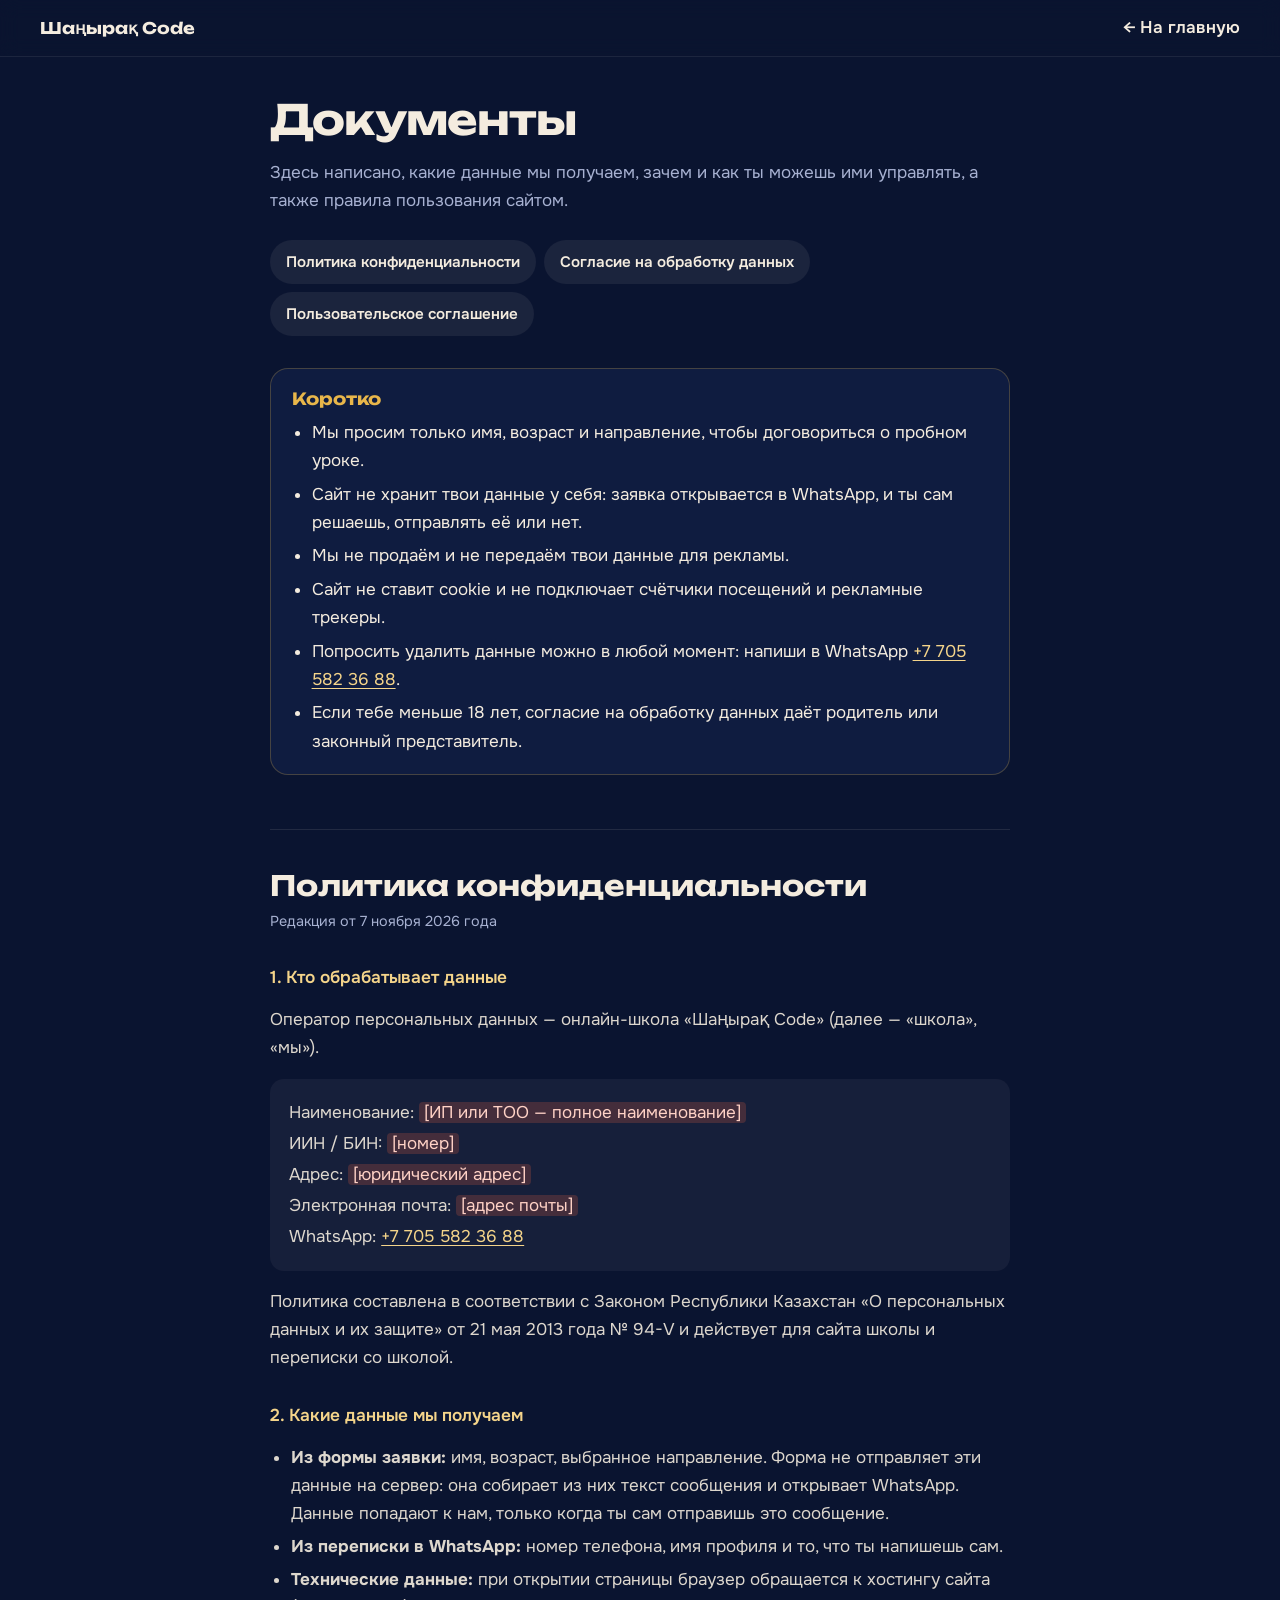
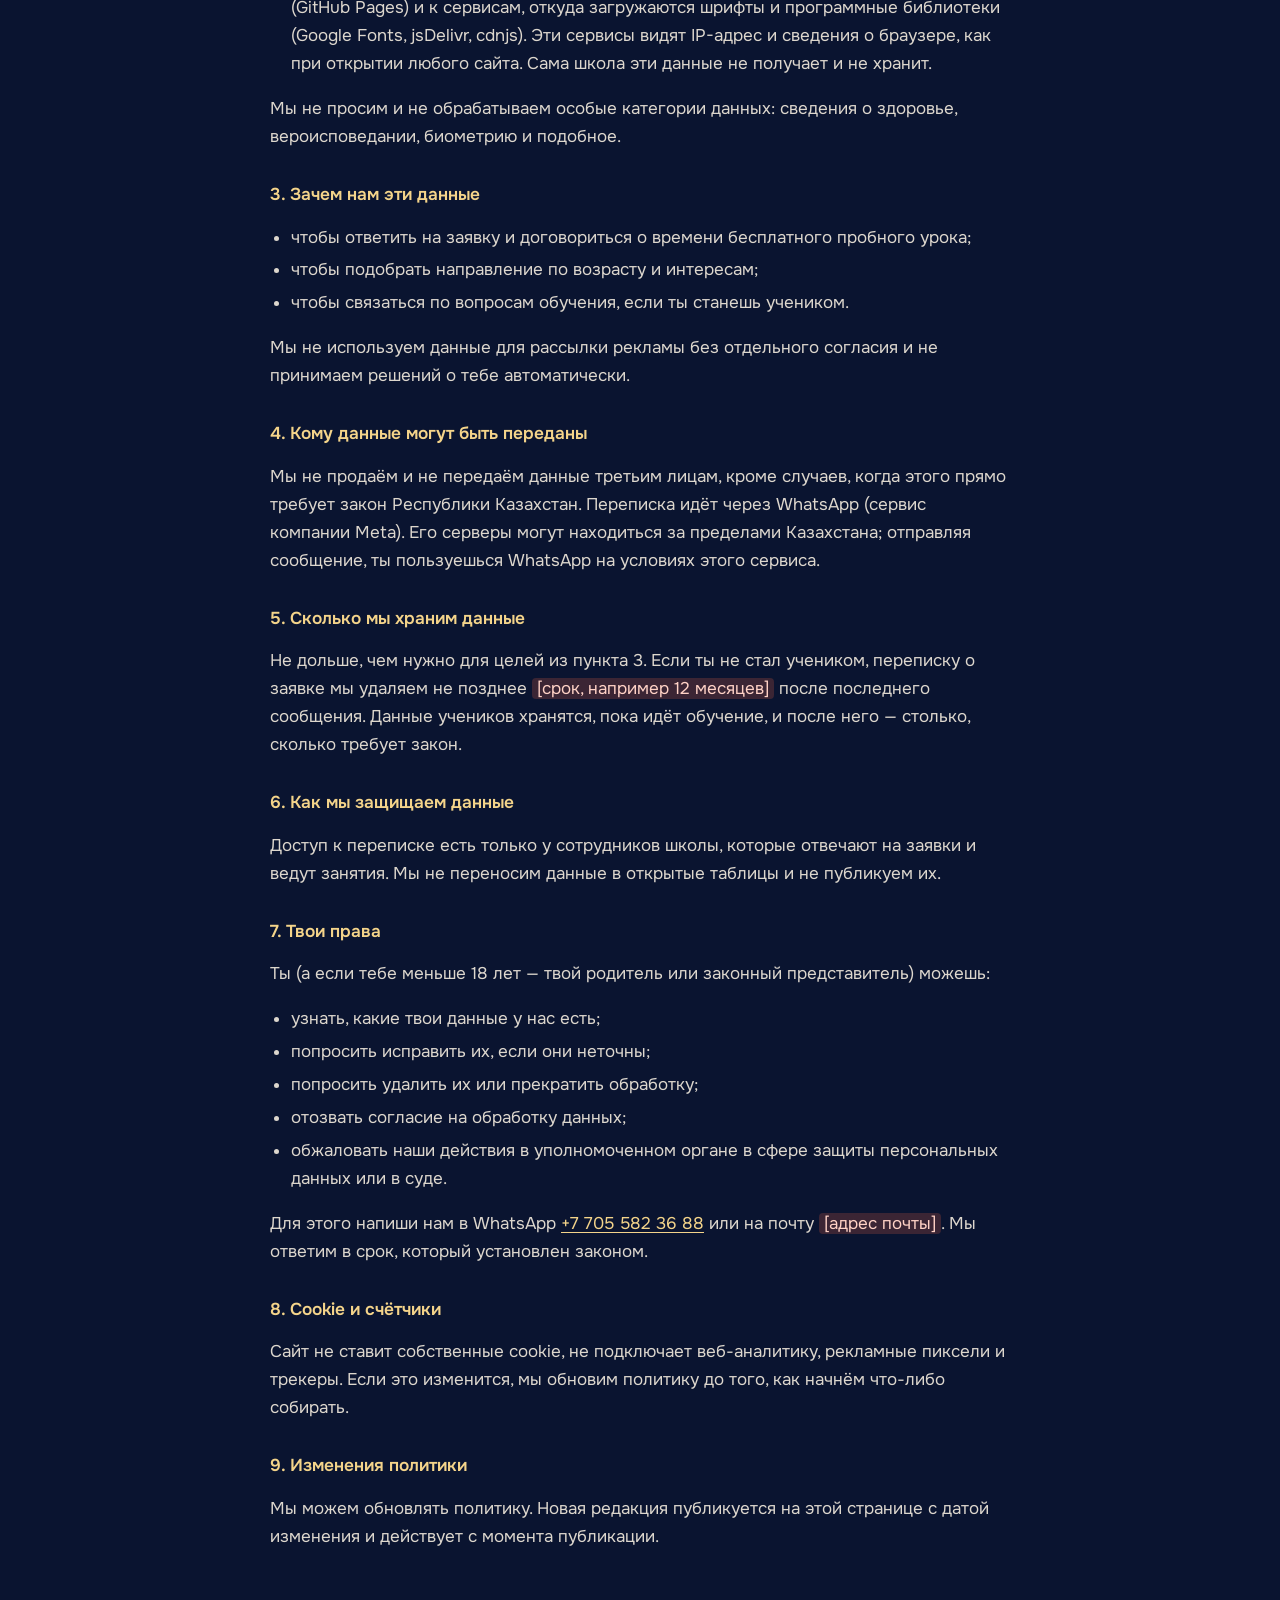
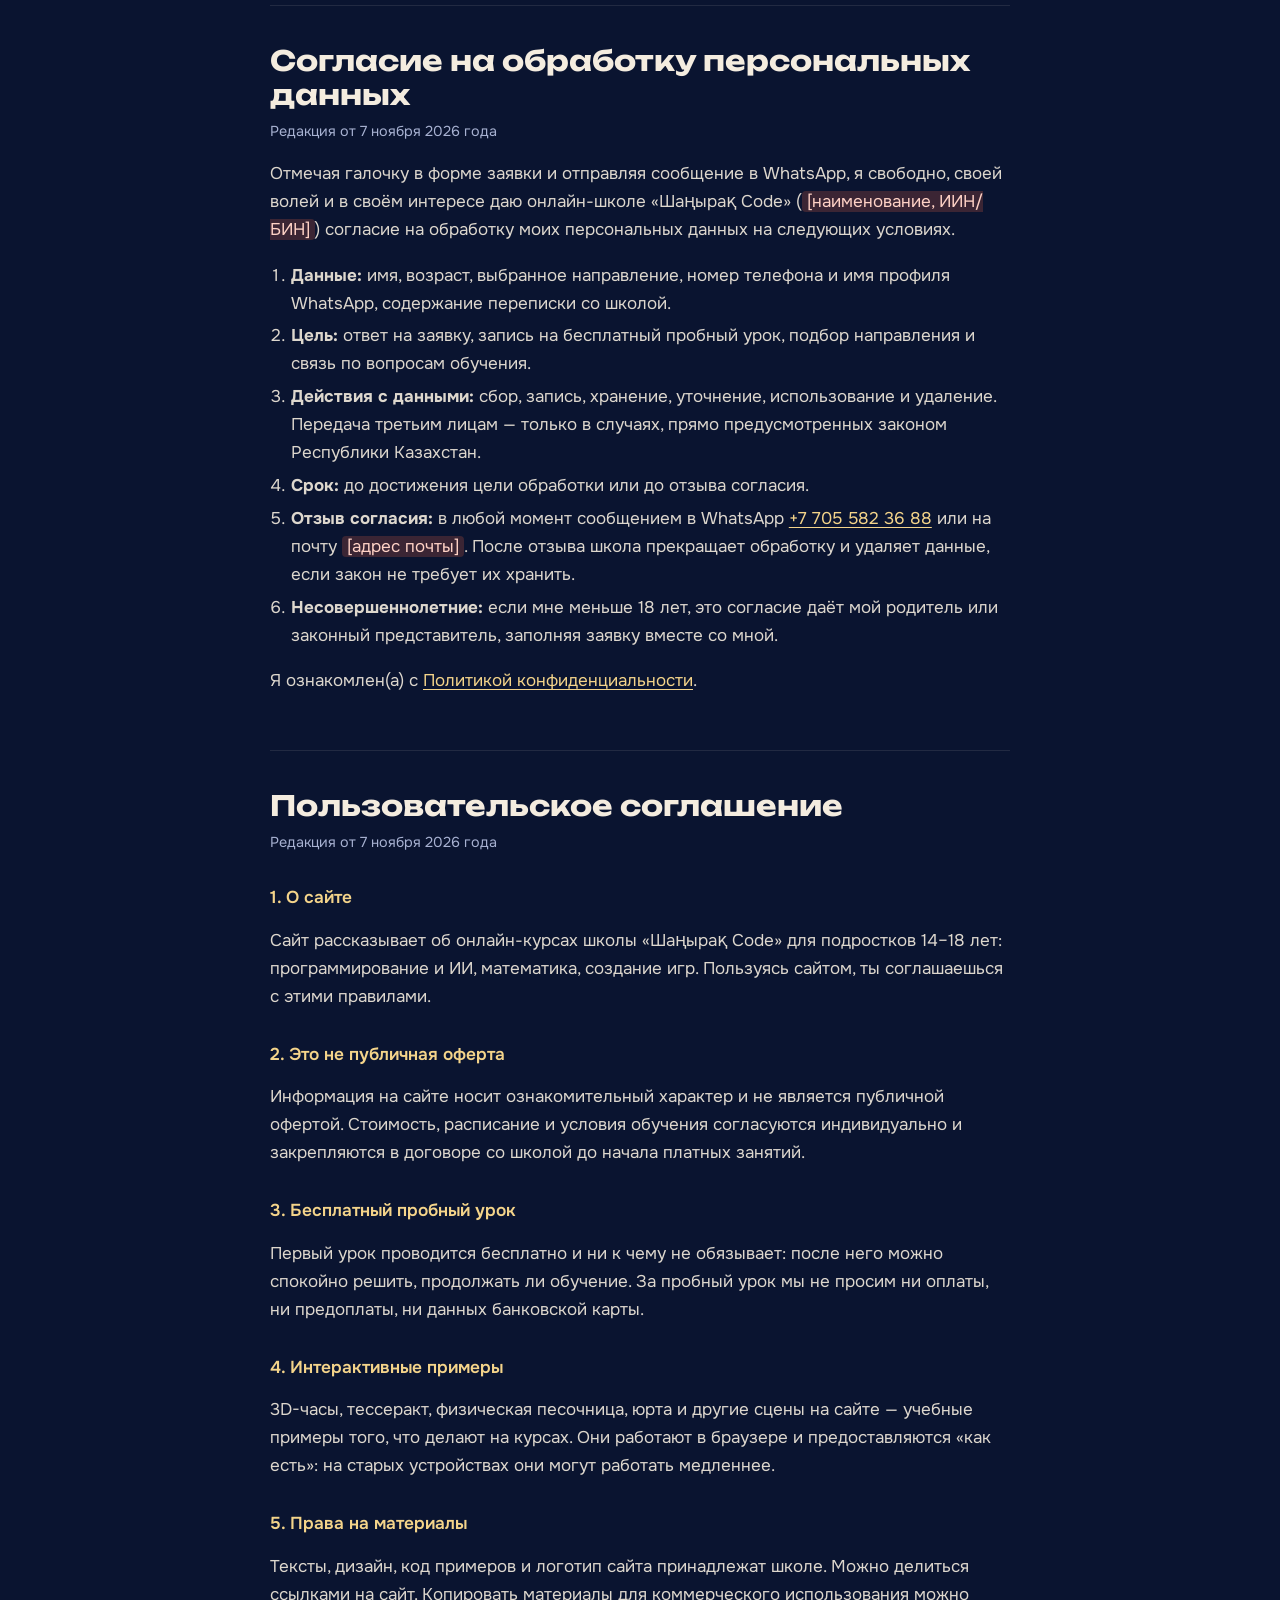
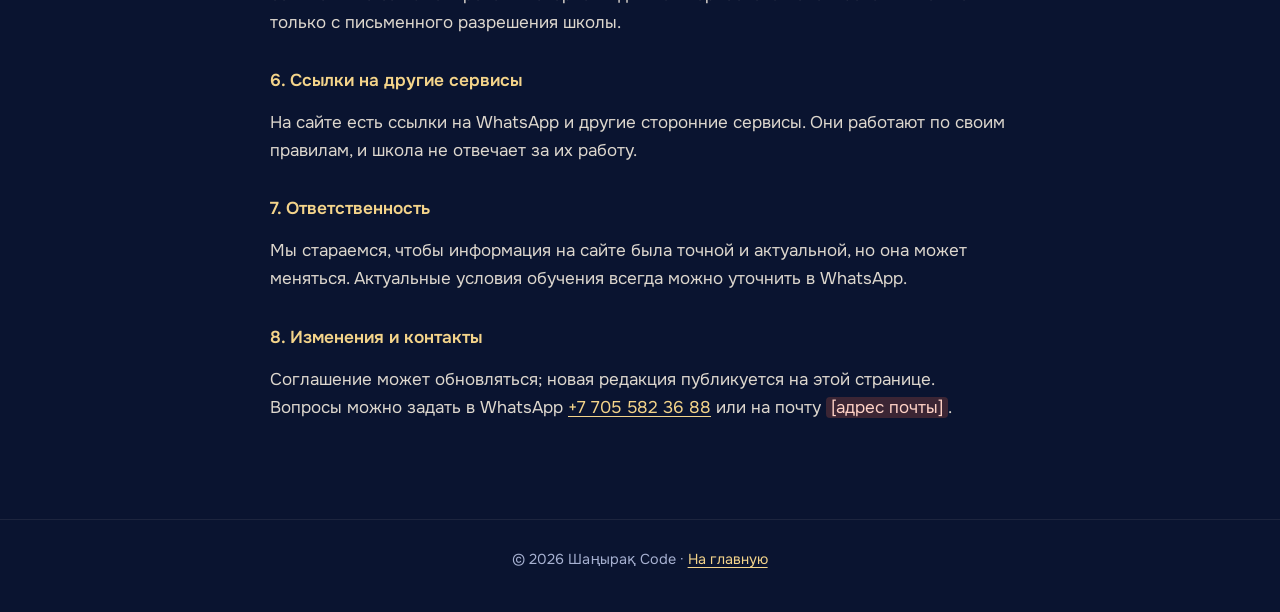
<file: legal.html>
<!doctype html>
<html lang="ru">
<head>
<meta charset="utf-8">
<meta name="viewport" content="width=device-width, initial-scale=1, viewport-fit=cover">
<title>Документы · Шаңырақ Code</title>
<meta name="description" content="Политика конфиденциальности, согласие на обработку персональных данных и пользовательское соглашение сайта Шаңырақ Code.">
<meta name="theme-color" content="#0a1430">
<link rel="preconnect" href="https://fonts.googleapis.com">
<link rel="preconnect" href="https://fonts.gstatic.com" crossorigin>
<link rel="stylesheet" href="https://fonts.googleapis.com/css2?family=Unbounded:wght@600;700&family=Onest:wght@400;500;600&display=swap">
<style>
  :root { color-scheme: dark; --night: #0a1430; --night-2: #0f1c40; --gold: #e8b64a; --gold-soft: #f4d48a; --sky: #3cc6dc; --milk: #f4ecdf; --muted: #a7b1d1; }
  * { box-sizing: border-box; }
  html { scroll-behavior: smooth; scroll-padding-top: 90px; }
  @media (prefers-reduced-motion: reduce) { html { scroll-behavior: auto; } }
  body { margin: 0; background: var(--night); color: var(--milk); font: 400 17px/1.65 "Onest", system-ui, sans-serif; -webkit-font-smoothing: antialiased; }
  a { color: var(--gold-soft); text-underline-offset: 3px; }
  .bar { position: sticky; top: 0; z-index: 5; display: flex; align-items: center; justify-content: space-between; gap: 1rem; padding: 14px clamp(16px, 4vw, 40px); background: rgb(10 20 48 / .9); -webkit-backdrop-filter: blur(10px); backdrop-filter: blur(10px); border-bottom: 1px solid rgb(244 236 223 / .08); }
  .bar b { font: 700 1rem/1 "Unbounded", sans-serif; }
  .bar a { color: var(--milk); font-weight: 600; text-decoration: none; }
  .bar a:hover { color: var(--gold); }
  main { max-width: 820px; margin: 0 auto; padding: 40px clamp(16px, 4vw, 40px) 80px; }
  h1 { margin: 0; font: 700 clamp(1.8rem, 4vw, 2.6rem)/1.1 "Unbounded", sans-serif; letter-spacing: -.02em; }
  .lead { margin: 1rem 0 0; color: var(--muted); }
  .toc { display: flex; flex-wrap: wrap; gap: .5rem; margin: 1.6rem 0 0; padding: 0; list-style: none; }
  .toc a { display: inline-flex; min-height: 44px; align-items: center; padding: 0 1rem; border-radius: 999px; background: rgb(244 236 223 / .07); color: var(--milk); text-decoration: none; font-weight: 600; font-size: .95rem; }
  .toc a:hover { background: rgb(232 182 74 / .18); }
  .short { margin: 2rem 0 0; padding: 1.2rem 1.4rem; border-radius: 18px; background: var(--night-2); box-shadow: inset 0 0 0 1px rgb(232 182 74 / .25); }
  .short h2 { margin: 0 0 .6rem; font: 700 1.05rem/1.3 "Unbounded", sans-serif; color: var(--gold); }
  .short ul { margin: 0; padding-left: 1.2rem; }
  .short li + li { margin-top: .35rem; }
  section.doc { margin-top: 3.4rem; padding-top: 2.4rem; border-top: 1px solid rgb(244 236 223 / .1); }
  section.doc h2 { margin: 0; font: 700 clamp(1.35rem, 2.6vw, 1.75rem)/1.2 "Unbounded", sans-serif; }
  section.doc .date { margin: .5rem 0 0; color: var(--muted); font-size: .9rem; }
  section.doc h3 { margin: 2rem 0 .4rem; font: 600 1.08rem/1.35 "Onest", sans-serif; color: var(--gold-soft); }
  section.doc p, section.doc li { color: rgb(244 236 223 / .9); }
  section.doc ul, section.doc ol { padding-left: 1.3rem; }
  section.doc li + li { margin-top: .3rem; }
  mark.fill { padding: 0 .3em; border-radius: 4px; background: rgb(230 95 67 / .22); color: #ffd2c6; }
  .req { margin: 1rem 0 0; padding: 1rem 1.2rem; border-radius: 14px; background: rgb(244 236 223 / .05); }
  .req p { margin: .2rem 0; }
  footer { padding: 28px clamp(16px, 4vw, 40px) 40px; border-top: 1px solid rgb(244 236 223 / .08); color: var(--muted); font-size: .9rem; text-align: center; }
  :focus-visible { outline: 3px solid var(--gold); outline-offset: 3px; border-radius: 4px; }
</style>
</head>
<body>
<header class="bar">
  <b>Шаңырақ Code</b>
  <a href="index.html">← На главную</a>
</header>

<main>
  <h1>Документы</h1>
  <p class="lead">Здесь написано, какие данные мы получаем, зачем и как ты можешь ими управлять, а также правила пользования сайтом.</p>
  <ul class="toc">
    <li><a href="#privacy">Политика конфиденциальности</a></li>
    <li><a href="#consent">Согласие на обработку данных</a></li>
    <li><a href="#terms">Пользовательское соглашение</a></li>
  </ul>

  <aside class="short" aria-labelledby="short-title">
    <h2 id="short-title">Коротко</h2>
    <ul>
      <li>Мы просим только имя, возраст и направление, чтобы договориться о пробном уроке.</li>
      <li>Сайт не хранит твои данные у себя: заявка открывается в WhatsApp, и ты сам решаешь, отправлять её или нет.</li>
      <li>Мы не продаём и не передаём твои данные для рекламы.</li>
      <li>Сайт не ставит cookie и не подключает счётчики посещений и рекламные трекеры.</li>
      <li>Попросить удалить данные можно в любой момент: напиши в WhatsApp <a href="https://wa.me/77055823688">+7 705 582 36 88</a>.</li>
      <li>Если тебе меньше 18 лет, согласие на обработку данных даёт родитель или законный представитель.</li>
    </ul>
  </aside>

  <!-- ===================== Политика конфиденциальности ===================== -->
  <section class="doc" id="privacy" aria-labelledby="privacy-title">
    <h2 id="privacy-title">Политика конфиденциальности</h2>
    <p class="date">Редакция от 7 ноября 2026 года</p>

    <h3>1. Кто обрабатывает данные</h3>
    <p>Оператор персональных данных — онлайн-школа «Шаңырақ Code» (далее — «школа», «мы»).</p>
    <div class="req">
      <p>Наименование: <mark class="fill">[ИП или ТОО — полное наименование]</mark></p>
      <p>ИИН / БИН: <mark class="fill">[номер]</mark></p>
      <p>Адрес: <mark class="fill">[юридический адрес]</mark></p>
      <p>Электронная почта: <mark class="fill">[адрес почты]</mark></p>
      <p>WhatsApp: <a href="https://wa.me/77055823688">+7 705 582 36 88</a></p>
    </div>
    <p>Политика составлена в соответствии с Законом Республики Казахстан «О персональных данных и их защите» от 21 мая 2013 года № 94-V и действует для сайта школы и переписки со школой.</p>

    <h3>2. Какие данные мы получаем</h3>
    <ul>
      <li><b>Из формы заявки:</b> имя, возраст, выбранное направление. Форма не отправляет эти данные на сервер: она собирает из них текст сообщения и открывает WhatsApp. Данные попадают к нам, только когда ты сам отправишь это сообщение.</li>
      <li><b>Из переписки в WhatsApp:</b> номер телефона, имя профиля и то, что ты напишешь сам.</li>
      <li><b>Технические данные:</b> при открытии страницы браузер обращается к хостингу сайта (GitHub Pages) и к сервисам, откуда загружаются шрифты и программные библиотеки (Google Fonts, jsDelivr, cdnjs). Эти сервисы видят IP-адрес и сведения о браузере, как при открытии любого сайта. Сама школа эти данные не получает и не хранит.</li>
    </ul>
    <p>Мы не просим и не обрабатываем особые категории данных: сведения о здоровье, вероисповедании, биометрию и подобное.</p>

    <h3>3. Зачем нам эти данные</h3>
    <ul>
      <li>чтобы ответить на заявку и договориться о времени бесплатного пробного урока;</li>
      <li>чтобы подобрать направление по возрасту и интересам;</li>
      <li>чтобы связаться по вопросам обучения, если ты станешь учеником.</li>
    </ul>
    <p>Мы не используем данные для рассылки рекламы без отдельного согласия и не принимаем решений о тебе автоматически.</p>

    <h3>4. Кому данные могут быть переданы</h3>
    <p>Мы не продаём и не передаём данные третьим лицам, кроме случаев, когда этого прямо требует закон Республики Казахстан. Переписка идёт через WhatsApp (сервис компании Meta). Его серверы могут находиться за пределами Казахстана; отправляя сообщение, ты пользуешься WhatsApp на условиях этого сервиса.</p>

    <h3>5. Сколько мы храним данные</h3>
    <p>Не дольше, чем нужно для целей из пункта 3. Если ты не стал учеником, переписку о заявке мы удаляем не позднее <mark class="fill">[срок, например 12 месяцев]</mark> после последнего сообщения. Данные учеников хранятся, пока идёт обучение, и после него — столько, сколько требует закон.</p>

    <h3>6. Как мы защищаем данные</h3>
    <p>Доступ к переписке есть только у сотрудников школы, которые отвечают на заявки и ведут занятия. Мы не переносим данные в открытые таблицы и не публикуем их.</p>

    <h3>7. Твои права</h3>
    <p>Ты (а если тебе меньше 18 лет — твой родитель или законный представитель) можешь:</p>
    <ul>
      <li>узнать, какие твои данные у нас есть;</li>
      <li>попросить исправить их, если они неточны;</li>
      <li>попросить удалить их или прекратить обработку;</li>
      <li>отозвать согласие на обработку данных;</li>
      <li>обжаловать наши действия в уполномоченном органе в сфере защиты персональных данных или в суде.</li>
    </ul>
    <p>Для этого напиши нам в WhatsApp <a href="https://wa.me/77055823688">+7 705 582 36 88</a> или на почту <mark class="fill">[адрес почты]</mark>. Мы ответим в срок, который установлен законом.</p>

    <h3>8. Cookie и счётчики</h3>
    <p>Сайт не ставит собственные cookie, не подключает веб-аналитику, рекламные пиксели и трекеры. Если это изменится, мы обновим политику до того, как начнём что-либо собирать.</p>

    <h3>9. Изменения политики</h3>
    <p>Мы можем обновлять политику. Новая редакция публикуется на этой странице с датой изменения и действует с момента публикации.</p>
  </section>

  <!-- ===================== Согласие ===================== -->
  <section class="doc" id="consent" aria-labelledby="consent-title">
    <h2 id="consent-title">Согласие на обработку персональных данных</h2>
    <p class="date">Редакция от 7 ноября 2026 года</p>
    <p>Отмечая галочку в форме заявки и отправляя сообщение в WhatsApp, я свободно, своей волей и в своём интересе даю онлайн-школе «Шаңырақ Code» (<mark class="fill">[наименование, ИИН/БИН]</mark>) согласие на обработку моих персональных данных на следующих условиях.</p>
    <ol>
      <li><b>Данные:</b> имя, возраст, выбранное направление, номер телефона и имя профиля WhatsApp, содержание переписки со школой.</li>
      <li><b>Цель:</b> ответ на заявку, запись на бесплатный пробный урок, подбор направления и связь по вопросам обучения.</li>
      <li><b>Действия с данными:</b> сбор, запись, хранение, уточнение, использование и удаление. Передача третьим лицам — только в случаях, прямо предусмотренных законом Республики Казахстан.</li>
      <li><b>Срок:</b> до достижения цели обработки или до отзыва согласия.</li>
      <li><b>Отзыв согласия:</b> в любой момент сообщением в WhatsApp <a href="https://wa.me/77055823688">+7 705 582 36 88</a> или на почту <mark class="fill">[адрес почты]</mark>. После отзыва школа прекращает обработку и удаляет данные, если закон не требует их хранить.</li>
      <li><b>Несовершеннолетние:</b> если мне меньше 18 лет, это согласие даёт мой родитель или законный представитель, заполняя заявку вместе со мной.</li>
    </ol>
    <p>Я ознакомлен(а) с <a href="#privacy">Политикой конфиденциальности</a>.</p>
  </section>

  <!-- ===================== Пользовательское соглашение ===================== -->
  <section class="doc" id="terms" aria-labelledby="terms-title">
    <h2 id="terms-title">Пользовательское соглашение</h2>
    <p class="date">Редакция от 7 ноября 2026 года</p>

    <h3>1. О сайте</h3>
    <p>Сайт рассказывает об онлайн-курсах школы «Шаңырақ Code» для подростков 14–18 лет: программирование и ИИ, математика, создание игр. Пользуясь сайтом, ты соглашаешься с этими правилами.</p>

    <h3>2. Это не публичная оферта</h3>
    <p>Информация на сайте носит ознакомительный характер и не является публичной офертой. Стоимость, расписание и условия обучения согласуются индивидуально и закрепляются в договоре со школой до начала платных занятий.</p>

    <h3>3. Бесплатный пробный урок</h3>
    <p>Первый урок проводится бесплатно и ни к чему не обязывает: после него можно спокойно решить, продолжать ли обучение. За пробный урок мы не просим ни оплаты, ни предоплаты, ни данных банковской карты.</p>

    <h3>4. Интерактивные примеры</h3>
    <p>3D-часы, тессеракт, физическая песочница, юрта и другие сцены на сайте — учебные примеры того, что делают на курсах. Они работают в браузере и предоставляются «как есть»: на старых устройствах они могут работать медленнее.</p>

    <h3>5. Права на материалы</h3>
    <p>Тексты, дизайн, код примеров и логотип сайта принадлежат школе. Можно делиться ссылками на сайт. Копировать материалы для коммерческого использования можно только с письменного разрешения школы.</p>

    <h3>6. Ссылки на другие сервисы</h3>
    <p>На сайте есть ссылки на WhatsApp и другие сторонние сервисы. Они работают по своим правилам, и школа не отвечает за их работу.</p>

    <h3>7. Ответственность</h3>
    <p>Мы стараемся, чтобы информация на сайте была точной и актуальной, но она может меняться. Актуальные условия обучения всегда можно уточнить в WhatsApp.</p>

    <h3>8. Изменения и контакты</h3>
    <p>Соглашение может обновляться; новая редакция публикуется на этой странице. Вопросы можно задать в WhatsApp <a href="https://wa.me/77055823688">+7 705 582 36 88</a> или на почту <mark class="fill">[адрес почты]</mark>.</p>
  </section>
</main>

<footer>© 2026 Шаңырақ Code · <a href="index.html">На главную</a></footer>
</body>
</html>
</file>
